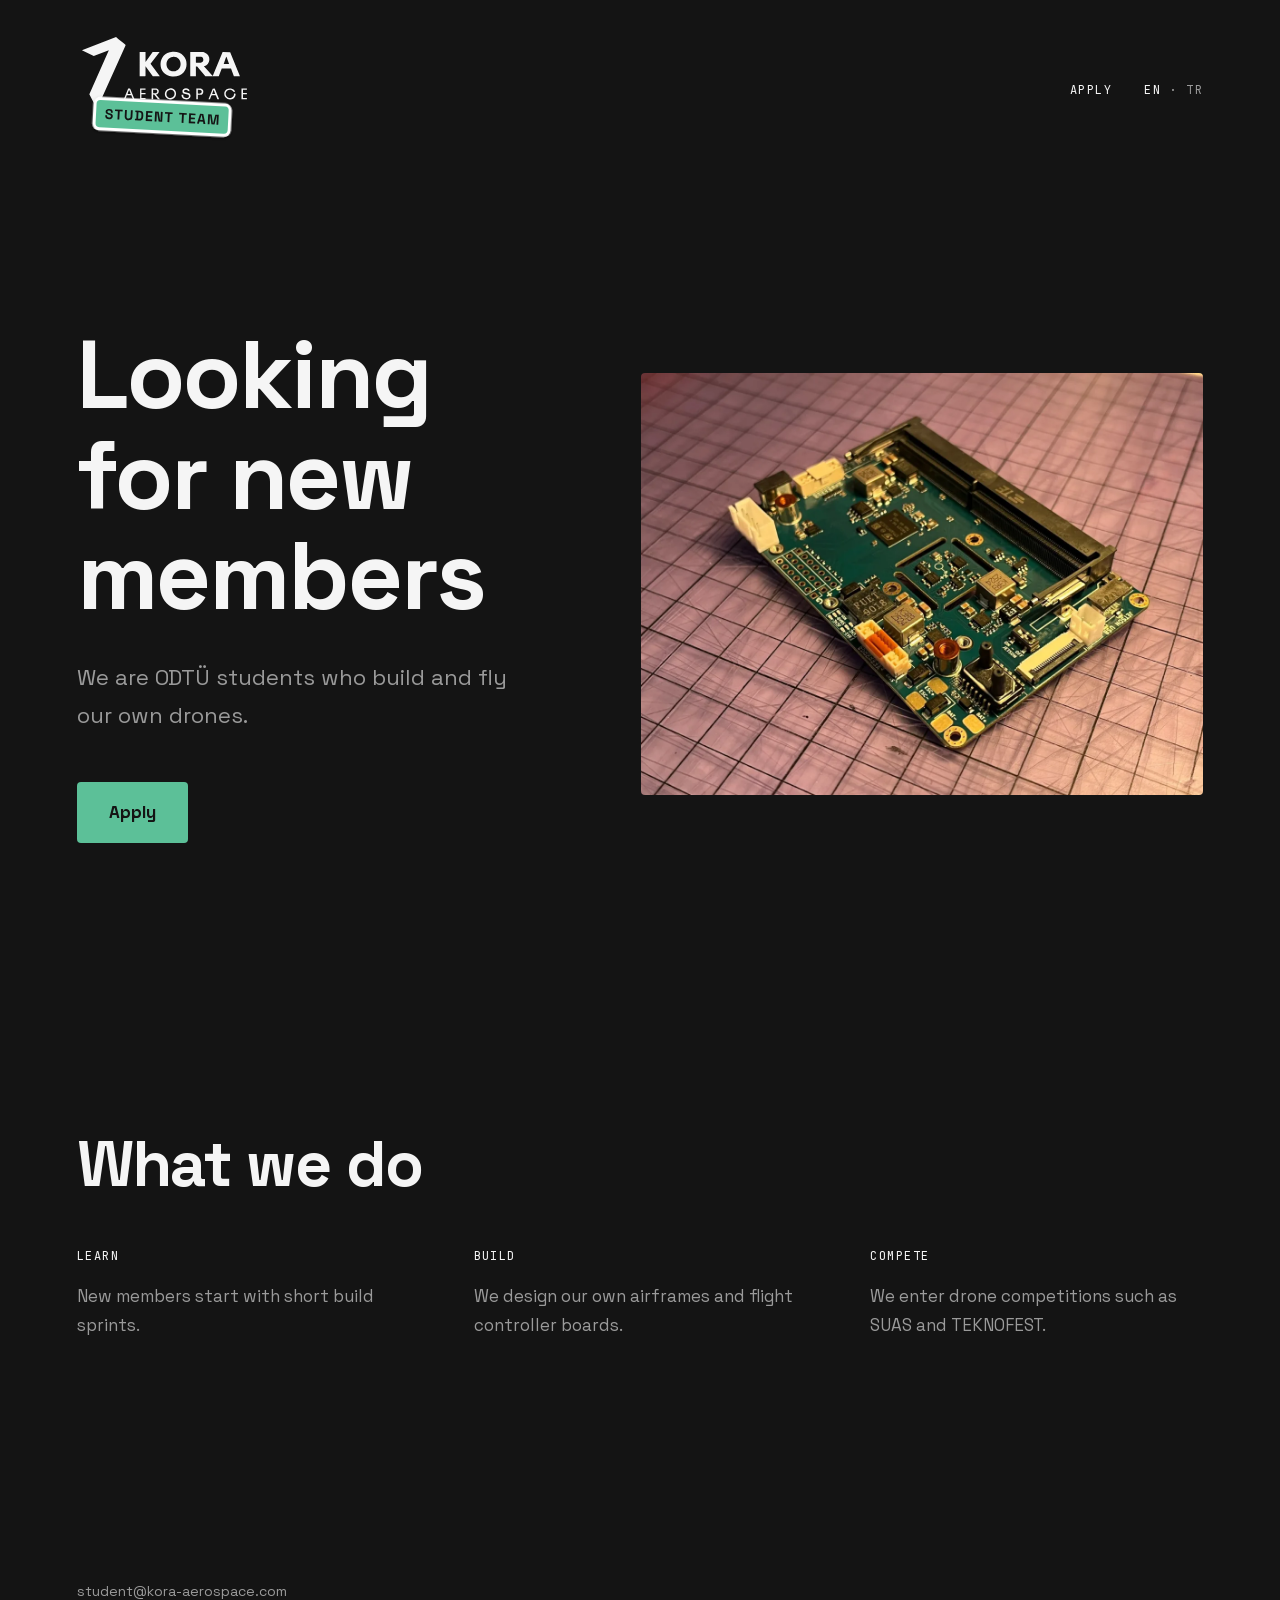
<file: index.html>
<!doctype html>
<html lang="en">
<head>
  <meta charset="utf-8">
  <meta name="viewport" content="width=device-width, initial-scale=1">
  <title>Kora Aerospace Student Team</title>
  <meta name="description" content="We are ODTÜ students who build and fly our own drones, and we are looking for new members.">
  <link rel="alternate" hreflang="en" href="https://student.kora-aerospace.com/">
  <link rel="alternate" hreflang="tr" href="https://student.kora-aerospace.com/tr/">
  <link rel="alternate" hreflang="x-default" href="https://student.kora-aerospace.com/">
  <meta property="og:type" content="website">
  <meta property="og:url" content="https://student.kora-aerospace.com/">
  <meta property="og:locale" content="en_US">
  <meta property="og:locale:alternate" content="tr_TR">
  <meta property="og:title" content="Kora Aerospace Student Team">
  <meta property="og:description" content="We are ODTÜ students who build and fly our own drones, and we are looking for new members.">
  <meta property="og:image" content="https://student.kora-aerospace.com/media/og.jpg">
  <link rel="icon" href="favicon.ico" sizes="48x48">
  <link rel="icon" href="favicon.svg" type="image/svg+xml">
  <link rel="apple-touch-icon" href="apple-touch-icon.png">
  <link rel="preload" href="fonts/space-grotesk-latin.woff2" as="font" type="font/woff2" crossorigin>
  <link rel="stylesheet" href="tokens.css">
  <link rel="stylesheet" href="style.css">
</head>
<body>
  <header class="wrap nav">
    <a href="./" class="logo"><img src="media/logo.svg" alt="Kora Aerospace Student Team" width="180" height="117"></a>
    <nav>
      <a href="apply/" class="tab label">Apply</a>
      <p class="lang label"><span>EN</span> · <a href="tr/" hreflang="tr" lang="tr" aria-label="Türkçe">TR</a></p>
    </nav>
  </header>

  <main class="wrap">
    <section class="hero">
      <div>
        <h1>Looking for new members</h1>
        <p class="lead">We are ODTÜ students who build and fly our own drones.</p>
        <a href="apply/" class="btn">Apply</a>
      </div>
      <img src="media/fc-board-angle.webp" alt="A flight controller board we designed" width="1240" height="930">
    </section>

    <section>
      <h2>What we do</h2>
      <ul class="facts">
        <li><span class="label">Learn</span>New members start with short build sprints.</li>
        <li><span class="label">Build</span>We design our own airframes and flight controller boards.</li>
        <li><span class="label">Compete</span>We enter drone competitions such as SUAS and TEKNOFEST.</li>
      </ul>
    </section>
  </main>

  <footer class="wrap">
    <a href="mailto:student@kora-aerospace.com">student@kora-aerospace.com</a>
  </footer>
</body>
</html>
</file>
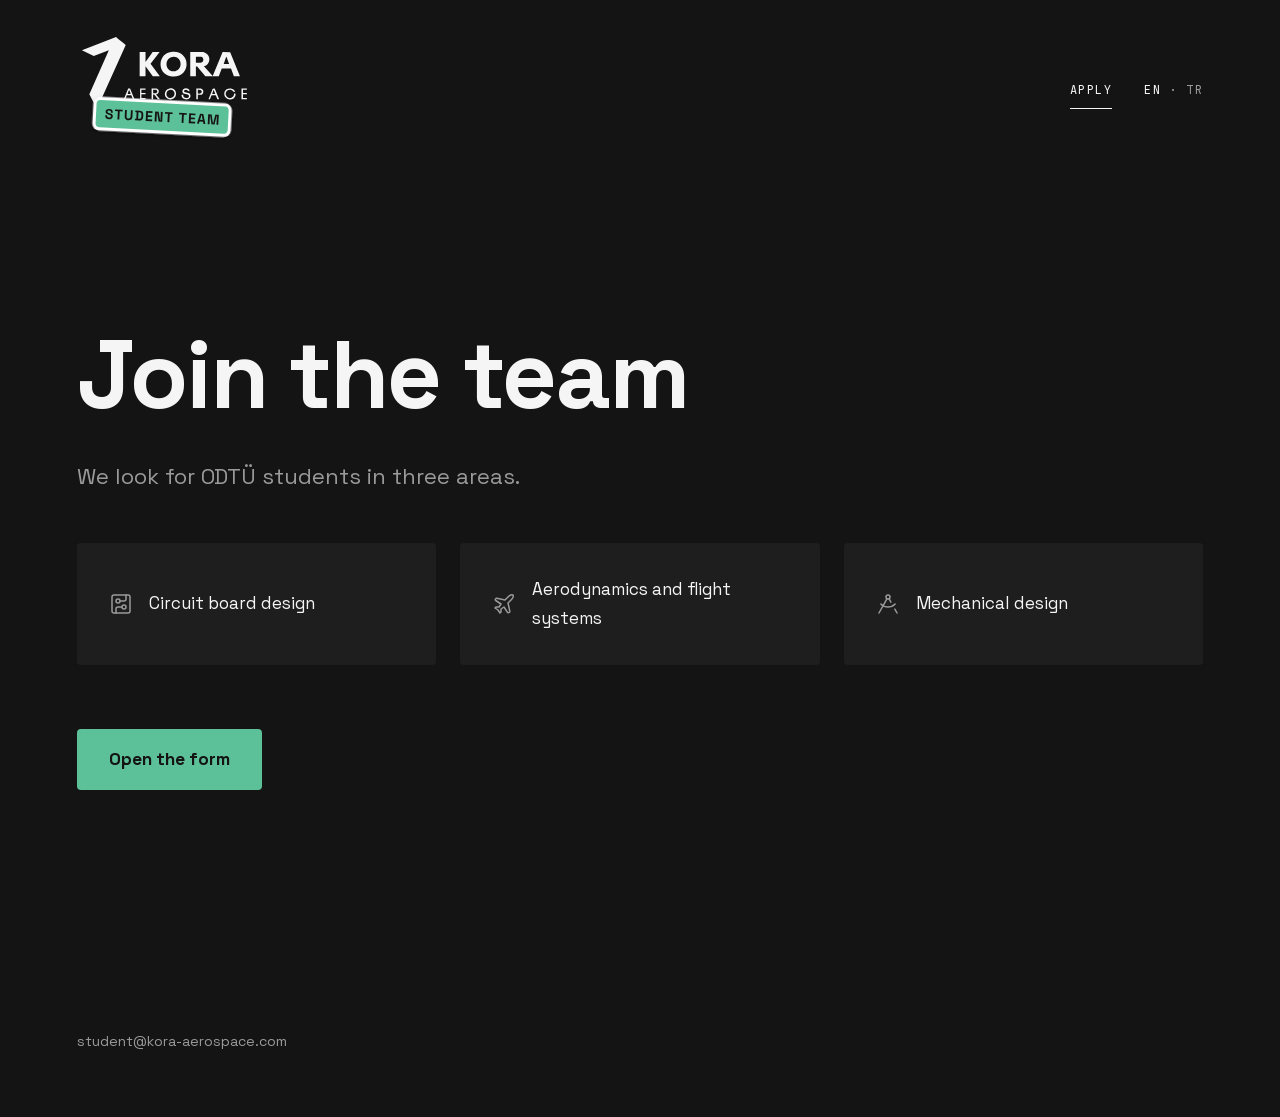
<file: apply/index.html>
<!doctype html>
<html lang="en">
<head>
  <meta charset="utf-8">
  <meta name="viewport" content="width=device-width, initial-scale=1">
  <title>Apply · Kora Aerospace Student Team</title>
  <meta name="description" content="Join the Kora Aerospace Student Team at ODTÜ.">
  <link rel="alternate" hreflang="en" href="https://student.kora-aerospace.com/apply/">
  <link rel="alternate" hreflang="tr" href="https://student.kora-aerospace.com/tr/apply/">
  <link rel="alternate" hreflang="x-default" href="https://student.kora-aerospace.com/apply/">
  <meta property="og:type" content="website">
  <meta property="og:url" content="https://student.kora-aerospace.com/apply/">
  <meta property="og:locale" content="en_US">
  <meta property="og:locale:alternate" content="tr_TR">
  <meta property="og:title" content="Apply · Kora Aerospace Student Team">
  <meta property="og:description" content="Join the Kora Aerospace Student Team at ODTÜ.">
  <meta property="og:image" content="https://student.kora-aerospace.com/media/og.jpg">
  <link rel="icon" href="../favicon.ico" sizes="48x48">
  <link rel="icon" href="../favicon.svg" type="image/svg+xml">
  <link rel="apple-touch-icon" href="../apple-touch-icon.png">
  <link rel="preload" href="../fonts/space-grotesk-latin.woff2" as="font" type="font/woff2" crossorigin>
  <link rel="stylesheet" href="../tokens.css">
  <link rel="stylesheet" href="../style.css">
</head>
<body>
  <header class="wrap nav">
    <a href="../" class="logo"><img src="../media/logo.svg" alt="Kora Aerospace Student Team" width="180" height="117"></a>
    <nav>
      <a href="./" class="tab label" aria-current="page">Apply</a>
      <p class="lang label"><span>EN</span> · <a href="../tr/apply/" hreflang="tr" lang="tr" aria-label="Türkçe">TR</a></p>
    </nav>
  </header>

  <main class="wrap">
    <section>
      <h1>Join the team</h1>
      <p class="lead">We look for ODTÜ students in three areas.</p>
      <!-- Icons: Lucide (lucide.dev), ISC license. -->
      <ul class="areas">
        <li>
          <svg viewBox="0 0 24 24" aria-hidden="true"><rect width="18" height="18" x="3" y="3" rx="2"/><path d="M11 9h4a2 2 0 0 0 2-2V3"/><circle cx="9" cy="9" r="2"/><path d="M7 21v-4a2 2 0 0 1 2-2h4"/><circle cx="15" cy="15" r="2"/></svg>
          Circuit board design
        </li>
        <li>
          <svg viewBox="0 0 24 24" aria-hidden="true"><path d="M17.8 19.2 16 11l3.5-3.5C21 6 21.5 4 21 3c-1-.5-3 0-4.5 1.5L13 8 4.8 6.2c-.5-.1-.9.1-1.1.5l-.3.5c-.2.5-.1 1 .3 1.3L9 12l-2 3H4l-1 1 3 2 2 3 1-1v-3l3-2 3.5 5.3c.3.4.8.5 1.3.3l.5-.2c.4-.3.6-.7.5-1.2z"/></svg>
          Aerodynamics and flight systems
        </li>
        <li>
          <svg viewBox="0 0 24 24" aria-hidden="true"><path d="m12.99 6.74 1.93 3.44"/><path d="M19.136 12a10 10 0 0 1-14.271 0"/><path d="m21 21-2.16-3.84"/><path d="m3 21 8.02-14.26"/><circle cx="12" cy="5" r="2"/></svg>
          Mechanical design
        </li>
      </ul>

      <a href="https://forms.gle/YCi1YLXFg8C5UW7W9" class="btn" target="_blank" rel="noopener noreferrer">Open the form</a>
    </section>
  </main>

  <footer class="wrap">
    <a href="mailto:student@kora-aerospace.com">student@kora-aerospace.com</a>
  </footer>
</body>
</html>
</file>
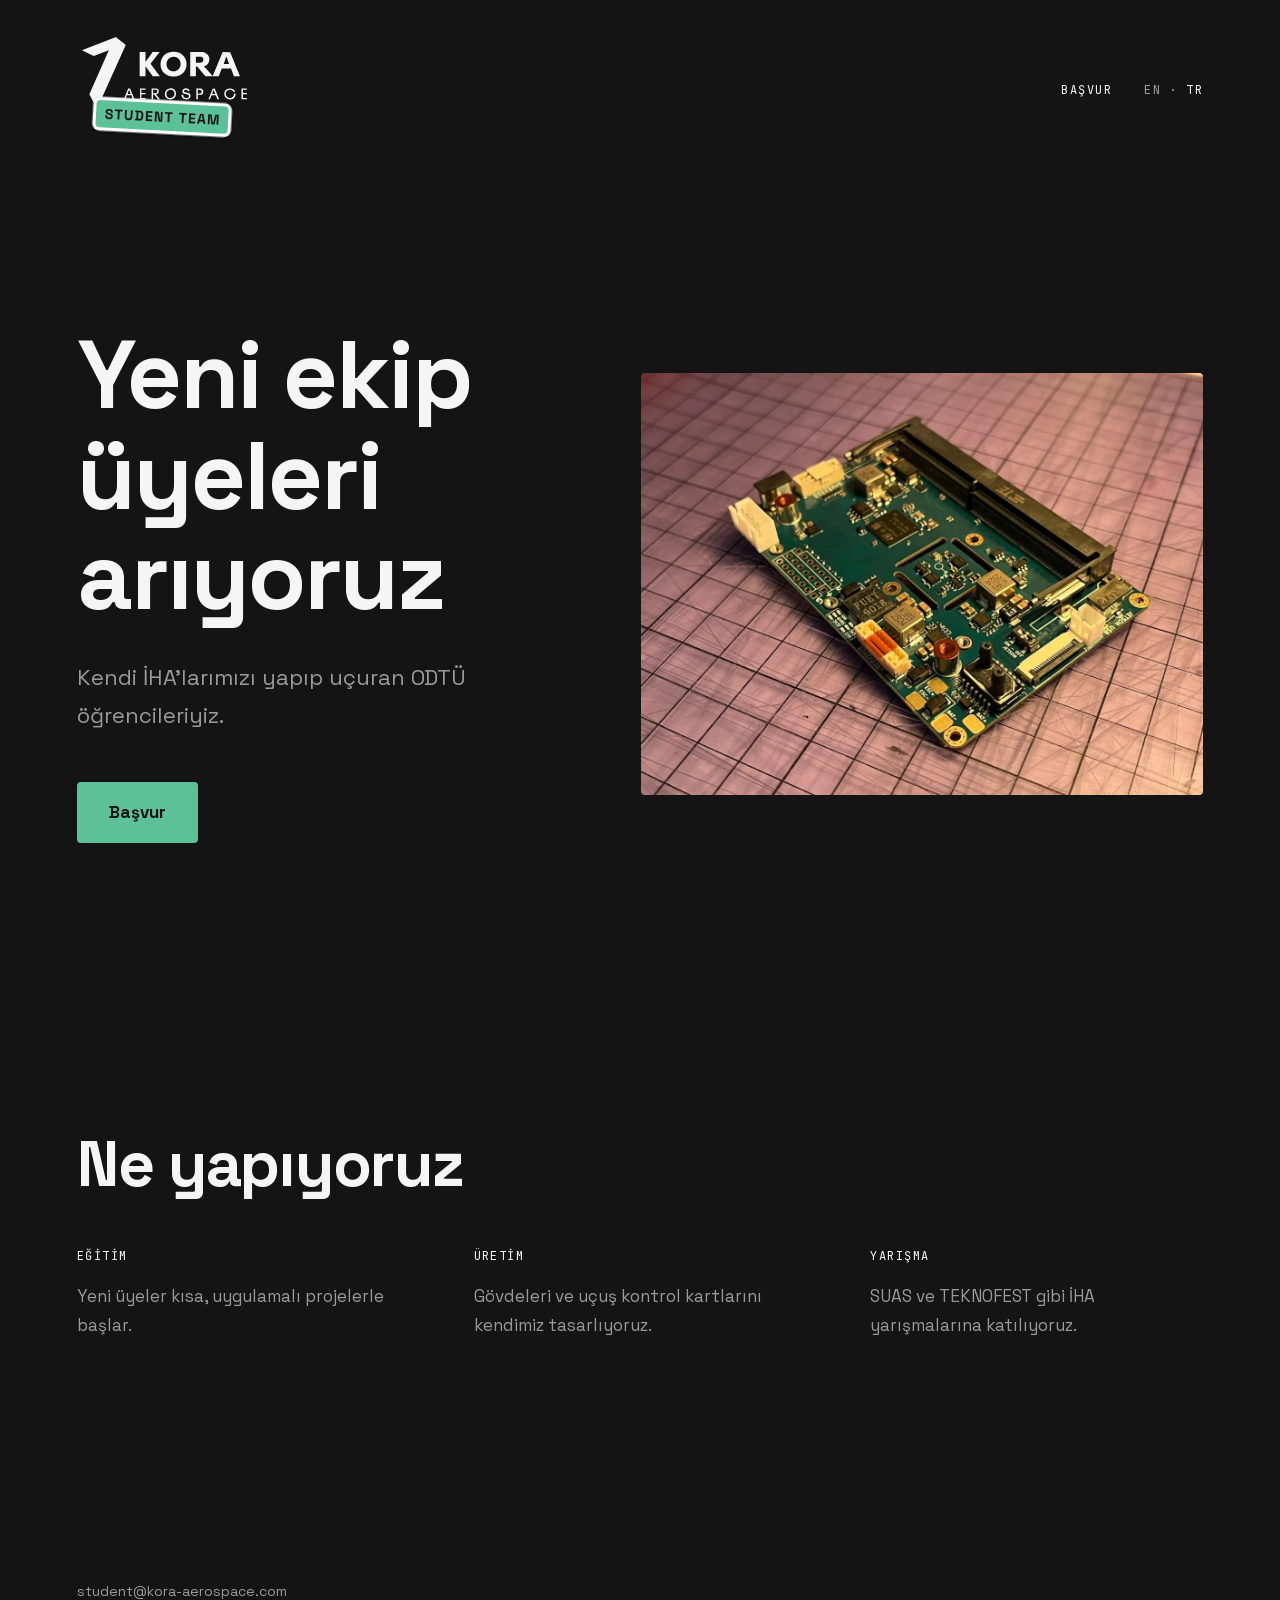
<file: tr/index.html>
<!doctype html>
<html lang="tr">
<head>
  <meta charset="utf-8">
  <meta name="viewport" content="width=device-width, initial-scale=1">
  <title>Kora Aerospace Öğrenci Takımı</title>
  <meta name="description" content="Kendi İHA'larımızı yapıp uçuran ODTÜ öğrencileriyiz ve yeni ekip üyeleri arıyoruz.">
  <link rel="alternate" hreflang="en" href="https://student.kora-aerospace.com/">
  <link rel="alternate" hreflang="tr" href="https://student.kora-aerospace.com/tr/">
  <link rel="alternate" hreflang="x-default" href="https://student.kora-aerospace.com/">
  <meta property="og:type" content="website">
  <meta property="og:url" content="https://student.kora-aerospace.com/tr/">
  <meta property="og:locale" content="tr_TR">
  <meta property="og:locale:alternate" content="en_US">
  <meta property="og:title" content="Kora Aerospace Öğrenci Takımı">
  <meta property="og:description" content="Kendi İHA'larımızı yapıp uçuran ODTÜ öğrencileriyiz ve yeni ekip üyeleri arıyoruz.">
  <meta property="og:image" content="https://student.kora-aerospace.com/media/og.jpg">
  <link rel="icon" href="../favicon.ico" sizes="48x48">
  <link rel="icon" href="../favicon.svg" type="image/svg+xml">
  <link rel="apple-touch-icon" href="../apple-touch-icon.png">
  <link rel="preload" href="../fonts/space-grotesk-latin.woff2" as="font" type="font/woff2" crossorigin>
  <link rel="stylesheet" href="../tokens.css">
  <link rel="stylesheet" href="../style.css">
</head>
<body>
  <header class="wrap nav">
    <a href="./" class="logo"><img src="../media/logo.svg" alt="Kora Aerospace Öğrenci Takımı" width="180" height="117"></a>
    <nav>
      <a href="apply/" class="tab label">Başvur</a>
      <p class="lang label"><a href="../" hreflang="en" lang="en" aria-label="English">EN</a> · <span>TR</span></p>
    </nav>
  </header>

  <main class="wrap">
    <section class="hero">
      <div>
        <h1>Yeni ekip üyeleri arıyoruz</h1>
        <p class="lead">Kendi İHA'larımızı yapıp uçuran ODTÜ öğrencileriyiz.</p>
        <a href="apply/" class="btn">Başvur</a>
      </div>
      <img src="../media/fc-board-angle.webp" alt="Kendi tasarladığımız bir uçuş kontrol kartı" width="1240" height="930">
    </section>

    <section>
      <h2>Ne yapıyoruz</h2>
      <ul class="facts">
        <li><span class="label">Eğitim</span>Yeni üyeler kısa, uygulamalı projelerle başlar.</li>
        <li><span class="label">Üretim</span>Gövdeleri ve uçuş kontrol kartlarını kendimiz tasarlıyoruz.</li>
        <li><span class="label">Yarışma</span>SUAS ve TEKNOFEST gibi İHA yarışmalarına katılıyoruz.</li>
      </ul>
    </section>
  </main>

  <footer class="wrap">
    <a href="mailto:student@kora-aerospace.com">student@kora-aerospace.com</a>
  </footer>
</body>
</html>
</file>
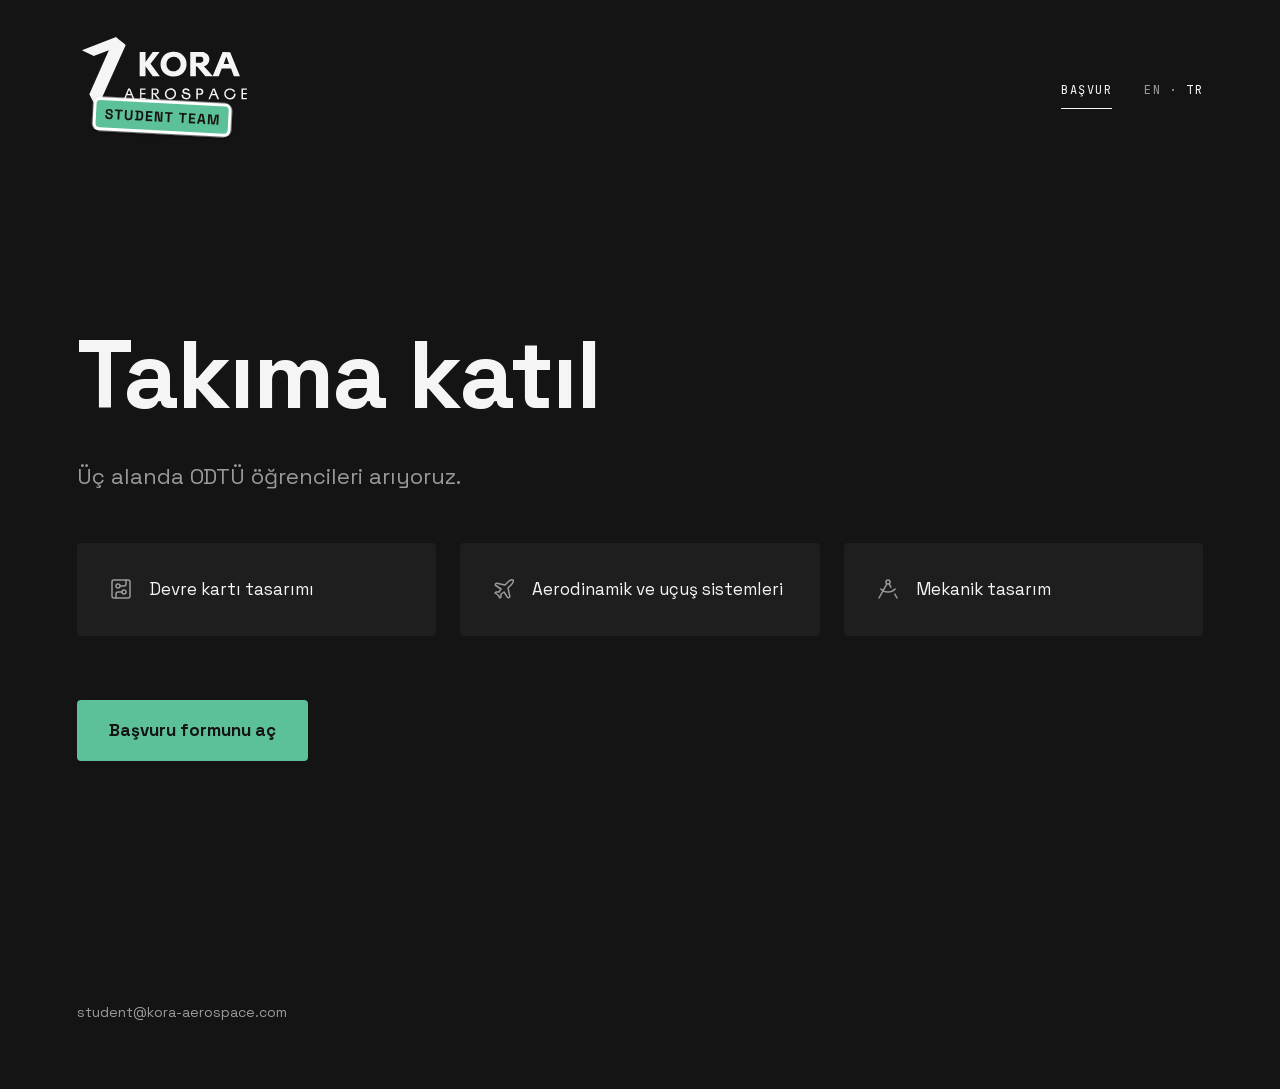
<file: tr/apply/index.html>
<!doctype html>
<html lang="tr">
<head>
  <meta charset="utf-8">
  <meta name="viewport" content="width=device-width, initial-scale=1">
  <title>Başvuru · Kora Aerospace Öğrenci Takımı</title>
  <meta name="description" content="ODTÜ'de Kora Aerospace Öğrenci Takımı'na katıl.">
  <link rel="alternate" hreflang="en" href="https://student.kora-aerospace.com/apply/">
  <link rel="alternate" hreflang="tr" href="https://student.kora-aerospace.com/tr/apply/">
  <link rel="alternate" hreflang="x-default" href="https://student.kora-aerospace.com/apply/">
  <meta property="og:type" content="website">
  <meta property="og:url" content="https://student.kora-aerospace.com/tr/apply/">
  <meta property="og:locale" content="tr_TR">
  <meta property="og:locale:alternate" content="en_US">
  <meta property="og:title" content="Başvuru · Kora Aerospace Öğrenci Takımı">
  <meta property="og:description" content="ODTÜ'de Kora Aerospace Öğrenci Takımı'na katıl.">
  <meta property="og:image" content="https://student.kora-aerospace.com/media/og.jpg">
  <link rel="icon" href="../../favicon.ico" sizes="48x48">
  <link rel="icon" href="../../favicon.svg" type="image/svg+xml">
  <link rel="apple-touch-icon" href="../../apple-touch-icon.png">
  <link rel="preload" href="../../fonts/space-grotesk-latin.woff2" as="font" type="font/woff2" crossorigin>
  <link rel="stylesheet" href="../../tokens.css">
  <link rel="stylesheet" href="../../style.css">
</head>
<body>
  <header class="wrap nav">
    <a href="../" class="logo"><img src="../../media/logo.svg" alt="Kora Aerospace Öğrenci Takımı" width="180" height="117"></a>
    <nav>
      <a href="./" class="tab label" aria-current="page">Başvur</a>
      <p class="lang label"><a href="../../apply/" hreflang="en" lang="en" aria-label="English">EN</a> · <span>TR</span></p>
    </nav>
  </header>

  <main class="wrap">
    <section>
      <h1>Takıma katıl</h1>
      <p class="lead">Üç alanda ODTÜ öğrencileri arıyoruz.</p>
      <!-- Icons: Lucide (lucide.dev), ISC license. -->
      <ul class="areas">
        <li>
          <svg viewBox="0 0 24 24" aria-hidden="true"><rect width="18" height="18" x="3" y="3" rx="2"/><path d="M11 9h4a2 2 0 0 0 2-2V3"/><circle cx="9" cy="9" r="2"/><path d="M7 21v-4a2 2 0 0 1 2-2h4"/><circle cx="15" cy="15" r="2"/></svg>
          Devre kartı tasarımı
        </li>
        <li>
          <svg viewBox="0 0 24 24" aria-hidden="true"><path d="M17.8 19.2 16 11l3.5-3.5C21 6 21.5 4 21 3c-1-.5-3 0-4.5 1.5L13 8 4.8 6.2c-.5-.1-.9.1-1.1.5l-.3.5c-.2.5-.1 1 .3 1.3L9 12l-2 3H4l-1 1 3 2 2 3 1-1v-3l3-2 3.5 5.3c.3.4.8.5 1.3.3l.5-.2c.4-.3.6-.7.5-1.2z"/></svg>
          Aerodinamik ve uçuş sistemleri
        </li>
        <li>
          <svg viewBox="0 0 24 24" aria-hidden="true"><path d="m12.99 6.74 1.93 3.44"/><path d="M19.136 12a10 10 0 0 1-14.271 0"/><path d="m21 21-2.16-3.84"/><path d="m3 21 8.02-14.26"/><circle cx="12" cy="5" r="2"/></svg>
          Mekanik tasarım
        </li>
      </ul>

      <a href="https://forms.gle/YCi1YLXFg8C5UW7W9" class="btn" target="_blank" rel="noopener noreferrer">Başvuru formunu aç</a>
    </section>
  </main>

  <footer class="wrap">
    <a href="mailto:student@kora-aerospace.com">student@kora-aerospace.com</a>
  </footer>
</body>
</html>
</file>
<file: tokens.css>
/* Kora Aerospace design tokens v3 (2026-10-20). Rules: design/DESIGN.md.
   Fonts are self-hosted by each site; this file loads nothing. */

:root {
  /* Color: dark first, from the recruitment poster */
  --kora-bg: #141414;          /* page background */
  --kora-surface: #1e1e1e;     /* cards, panels */
  --kora-line: #2d2d2d;        /* borders, dividers */
  --kora-text: #f5f5f5;        /* primary text */
  --kora-text-muted: #9a9a9a;  /* secondary text */
  --kora-green: #5cc098;       /* small accents only: the main button, link hover/focus. Never headlines. */
  --kora-green-dim: #3e8a6c;   /* hover/pressed */
  --kora-on-green: #141414;    /* text on green */

  /* Type: big steps between levels, so hierarchy comes from size and weight */
  --kora-font: 'Space Grotesk', 'Helvetica Neue', Arial, sans-serif;
  --kora-font-mono: 'JetBrains Mono', ui-monospace, monospace;
  --kora-fs-display: clamp(3rem, 8vw, 6rem);       /* 48 to 96px */
  --kora-fs-h1: clamp(2.25rem, 5vw, 4rem);         /* 36 to 64px */
  --kora-fs-h2: clamp(1.375rem, 2.2vw, 1.75rem);   /* 22 to 28px */
  --kora-fs-lead: clamp(1.125rem, 1.8vw, 1.375rem);/* 18 to 22px, under a heading */
  --kora-fs-body: 1.0625rem;                       /* 17px */
  --kora-fs-small: 0.875rem;
  --kora-fs-label: 0.75rem;    /* mono, uppercase, letter-spacing .12em */
  --kora-lh: 1.7;
  --kora-lh-tight: 1.05;
  --kora-measure: 36ch;        /* max line length of lead and body text */

  /* Space: 8px grid, larger top end */
  --kora-s1: 0.5rem;           /* 8 */
  --kora-s2: 1rem;             /* 16 */
  --kora-s3: 1.5rem;           /* 24 */
  --kora-s4: 2rem;             /* 32 */
  --kora-s6: 3rem;             /* 48 */
  --kora-s8: 4rem;             /* 64 */
  --kora-s12: 6rem;            /* 96 */
  --kora-s16: 8rem;            /* 128 */
  --kora-s20: 10rem;           /* 160 */
  --kora-gutter: clamp(1.5rem, 6vw, 6rem);         /* page side margin: 24 to 96px */
  --kora-section: clamp(6rem, 16vh, 10rem);        /* padding above and below each section: 96 to 160px */
  --kora-stack: var(--kora-s4);                    /* heading to text */
  --kora-max: 1200px;          /* content width, inside the gutters */

  --kora-radius: 4px;
  --kora-ease: 300ms cubic-bezier(.2, 0, 0, 1);    /* calm, no bounce */
}

/* Light surfaces (print, documents): swap only these */
.kora-light {
  --kora-bg: #f5f5f5;
  --kora-surface: #ffffff;
  --kora-line: #dddddd;
  --kora-text: #141414;
  --kora-text-muted: #5a5a5a;
  --kora-green: #2f8a66;       /* darker green keeps AA contrast on light */
}
</file>
<file: style.css>
/* Layout only. Colors, type and space come from tokens.css (copy of design/tokens.css). */

/* Self-hosted fonts (SIL OFL 1.1, see LICENSES/), same files as the company site. */
@font-face { font-family: 'Space Grotesk'; font-weight: 400 700; font-display: swap; src: url(fonts/space-grotesk-latin.woff2) format('woff2'); unicode-range: U+0000-00FF, U+0131, U+0152-0153, U+02BB-02BC, U+02C6, U+02DA, U+02DC, U+0304, U+0308, U+0329, U+2000-206F, U+20AC, U+2122, U+2191, U+2193, U+2212, U+2215, U+FEFF, U+FFFD; }
@font-face { font-family: 'Space Grotesk'; font-weight: 400 700; font-display: swap; src: url(fonts/space-grotesk-latin-ext.woff2) format('woff2'); unicode-range: U+0100-02BA, U+02BD-02C5, U+02C7-02CC, U+02CE-02D7, U+02DD-02FF, U+0304, U+0308, U+0329, U+1D00-1DBF, U+1E00-1E9F, U+1EF2-1EFF, U+2020, U+20A0-20AB, U+20AD-20C4, U+2113, U+2C60-2C7F, U+A720-A7FF; }
@font-face { font-family: 'JetBrains Mono'; font-weight: 400; font-display: swap; src: url(fonts/jetbrains-mono-latin.woff2) format('woff2'); unicode-range: U+0000-00FF, U+0131, U+0152-0153, U+02BB-02BC, U+02C6, U+02DA, U+02DC, U+0304, U+0308, U+0329, U+2000-206F, U+20AC, U+2122, U+2191, U+2193, U+2212, U+2215, U+FEFF, U+FFFD; }
@font-face { font-family: 'JetBrains Mono'; font-weight: 400; font-display: swap; src: url(fonts/jetbrains-mono-latin-ext.woff2) format('woff2'); unicode-range: U+0100-02BA, U+02BD-02C5, U+02C7-02CC, U+02CE-02D7, U+02DD-02FF, U+0304, U+0308, U+0329, U+1D00-1DBF, U+1E00-1E9F, U+1EF2-1EFF, U+2020, U+20A0-20AB, U+20AD-20C4, U+2113, U+2C60-2C7F, U+A720-A7FF; }

* { box-sizing: border-box; }

body {
  margin: 0;
  background: var(--kora-bg);
  color: var(--kora-text);
  font: 400 var(--kora-fs-body)/var(--kora-lh) var(--kora-font);
  -webkit-font-smoothing: antialiased;
}

::selection { background: var(--kora-green); color: var(--kora-on-green); }

img { display: block; max-width: 100%; height: auto; }

a { color: inherit; text-decoration: none; transition: color var(--kora-ease), background-color var(--kora-ease), border-color var(--kora-ease); }

h1, h2, p, ul { margin: 0; }

:focus-visible { outline: 2px solid var(--kora-green); outline-offset: 4px; }

.wrap {
  width: auto;
  max-width: calc(var(--kora-max) + 2 * var(--kora-gutter));
  padding-inline: var(--kora-gutter);
  margin-inline: auto;
}

.label {
  font: 400 var(--kora-fs-label)/var(--kora-lh) var(--kora-font-mono);
  letter-spacing: 0.12em;
  text-transform: uppercase;
}

.nav {
  display: flex;
  align-items: center;
  justify-content: space-between;
  padding-block: var(--kora-s4);
}

/* The logo never shrinks: 180px wide, the minimum is 160px. */
.logo { flex: none; }

/* Right side of the header. On a narrow phone the two items wrap to two lines. */
.nav nav {
  display: flex;
  flex-wrap: wrap;
  justify-content: flex-end;
  align-items: center;
  gap: var(--kora-s1) var(--kora-s4);
}

.tab { padding-block: var(--kora-s1); border-bottom: 1px solid transparent; }

.tab[aria-current] { color: var(--kora-text); border-color: var(--kora-text); }

.tab:hover { color: var(--kora-green); border-color: var(--kora-green); }

.lang { color: var(--kora-text-muted); }

.lang span { color: var(--kora-text); }

.lang a:hover { color: var(--kora-green); }

section { padding-block: var(--kora-section); }

h1, h2 { font-weight: 700; line-height: var(--kora-lh-tight); letter-spacing: -0.02em; }

h1 { margin-bottom: var(--kora-stack); font-size: var(--kora-fs-display); }

h2 { font-size: var(--kora-fs-h1); }

.lead {
  max-width: var(--kora-measure);
  margin-bottom: var(--kora-s6);
  color: var(--kora-text-muted);
  font-size: var(--kora-fs-lead);
}

.btn {
  display: inline-block;
  padding: var(--kora-s2) var(--kora-s4);
  border-radius: var(--kora-radius);
  background: var(--kora-green);
  color: var(--kora-on-green);
  font-weight: 700;
}

.btn:hover { background: var(--kora-green-dim); }

.hero { display: grid; gap: var(--kora-s12); align-items: center; }

.hero img { width: 100%; border-radius: var(--kora-radius); }

.facts {
  display: grid;
  grid-template-columns: repeat(auto-fit, minmax(16rem, 1fr));
  gap: var(--kora-s8);
  margin-top: var(--kora-s6);
  padding: 0;
  list-style: none;
  color: var(--kora-text-muted);
}

.facts .label { display: block; margin-bottom: var(--kora-s2); color: var(--kora-text); }

.areas {
  display: grid;
  gap: var(--kora-s3);
  margin-bottom: var(--kora-s8);
  padding: 0;
  list-style: none;
}

.areas li {
  display: flex;
  align-items: center;
  gap: var(--kora-s2);
  padding: var(--kora-s4);
  border-radius: var(--kora-radius);
  background: var(--kora-surface);
}

.areas svg {
  flex: none;
  width: 24px;
  height: 24px;
  fill: none;
  stroke: var(--kora-text-muted);
  stroke-width: 1.5;
  stroke-linecap: round;
  stroke-linejoin: round;
}

footer {
  padding-block: var(--kora-s12) var(--kora-s8);
  color: var(--kora-text-muted);
  font-size: var(--kora-fs-small);
}

footer a:hover { color: var(--kora-green); }

@media (min-width: 860px) {
  .hero { grid-template-columns: 1fr 1.2fr; min-height: 80vh; }
  .areas { grid-template-columns: repeat(3, 1fr); }
}
</file>
